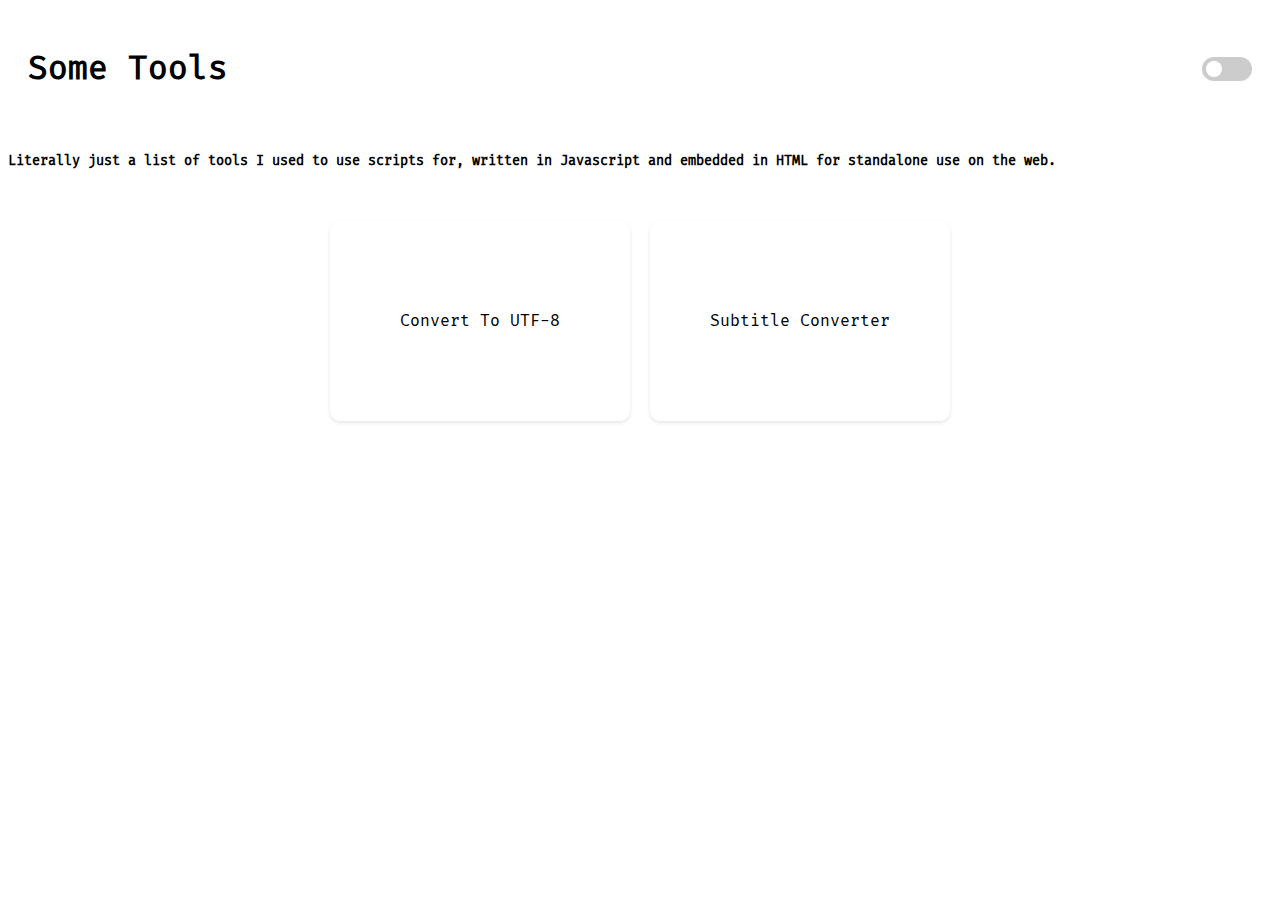
<file: index.html>
<!DOCTYPE html>
<html>
<head>
  <title>Some Tools</title>
  <link rel="stylesheet" type="text/css" href="styles.css">
  <link rel="icon" href="assets/tools.png" type="image/png">
  <script src="script.js"></script>  
</head>
<body>
  <header>
    <div class="header-content">
      <h1>Some Tools</h1>
      <div class="theme-toggle">
        <label class="theme-switch" for="theme-checkbox">
          <input type="checkbox" id="theme-checkbox">
          <span class="slider round"></span>
        </label>
      </div>
    </div>
  </header>
  <main>
    <h5>Literally just a list of tools I used to use scripts for, written in Javascript and embedded in HTML for standalone use on the web.</h5>
    <div class="card-container">
      <!-- Cards will be dynamically generated here -->
    </div>
  </main>
</body>
</html>
</file>
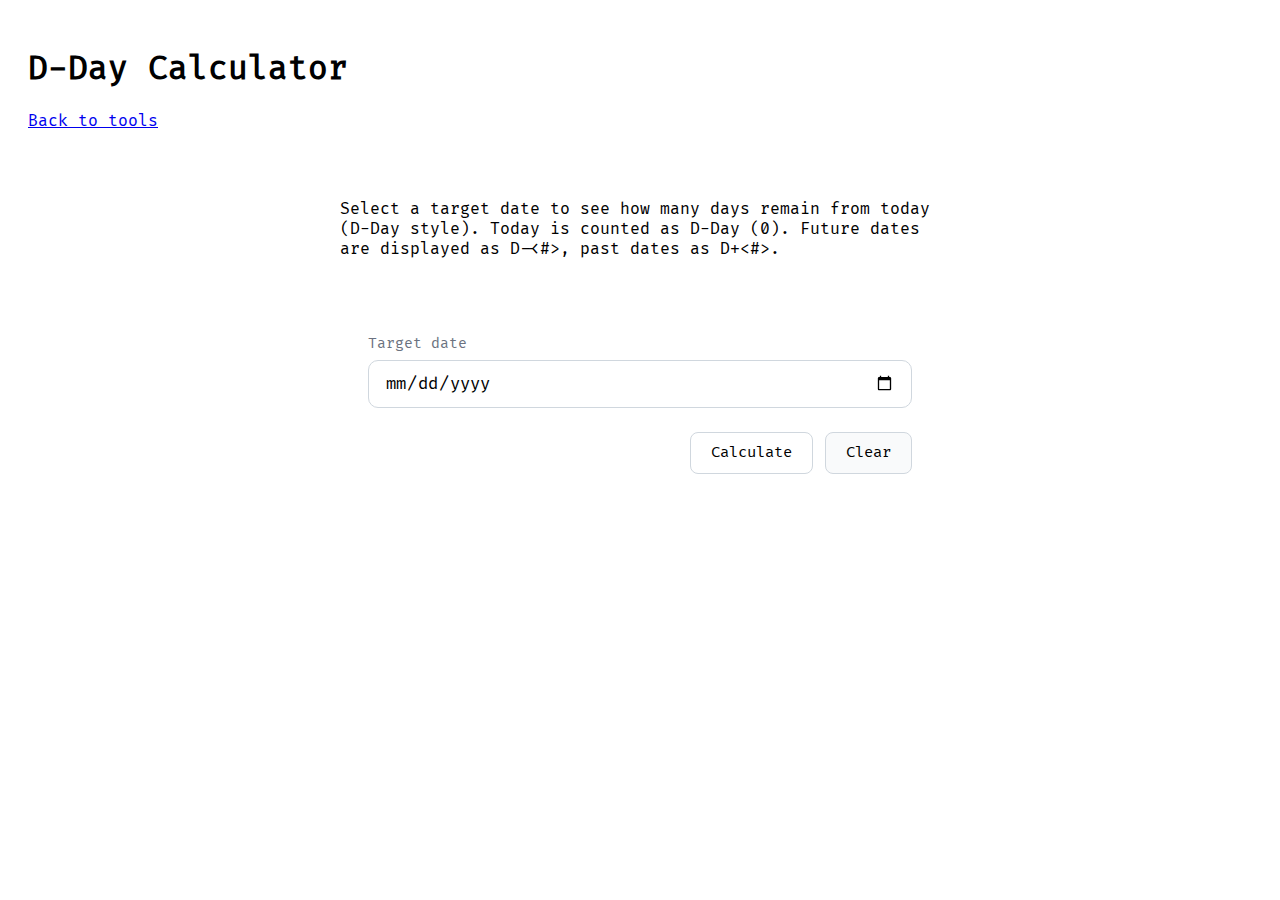
<file: html/D-Day Calculator/index.html>
<!DOCTYPE html>
<html lang="en">
<head>
  <meta charset="UTF-8">
  <meta name="viewport" content="width=device-width, initial-scale=1.0">
  <title>D-Day Calculator</title>
  <link rel="stylesheet" href="../../styles.css">
  <link rel="stylesheet" href="styles.css">
  <script src="script.js" defer></script>
</head>
<body class="tool-page">
  <header class="tool-header">
    <h1>D-Day Calculator</h1>
    <div class="tool-header__actions">
      <a class="tool-back-link" href="../../index.html">Back to tools</a>
    </div>
  </header>

  <main class="tool-main">
    <section class="tool-copy">
      <p>Select a target date to see how many days remain from today (D-Day style). Today is counted as D-Day (0). Future dates are displayed as D-<#>, past dates as D+<#>.</p>
    </section>

    <section class="calculator surface-card" aria-label="D-Day date calculator">
      <div class="field">
        <label for="targetDate">Target date</label>
        <input id="targetDate" type="date" autocomplete="off">
      </div>
      <div class="actions">
        <button id="calculateButton" class="button" type="button">Calculate</button>
        <button id="clearButton" class="button button--secondary" type="button">Clear</button>
      </div>
    </section>

    <section id="resultCard" class="result surface-card" hidden>
      <p id="resultHeading" class="result-heading"></p>
      <p id="resultDetails" class="result-details"></p>
    </section>

    <section id="status" class="status" aria-live="polite"></section>
  </main>
</body>
</html>
</file>
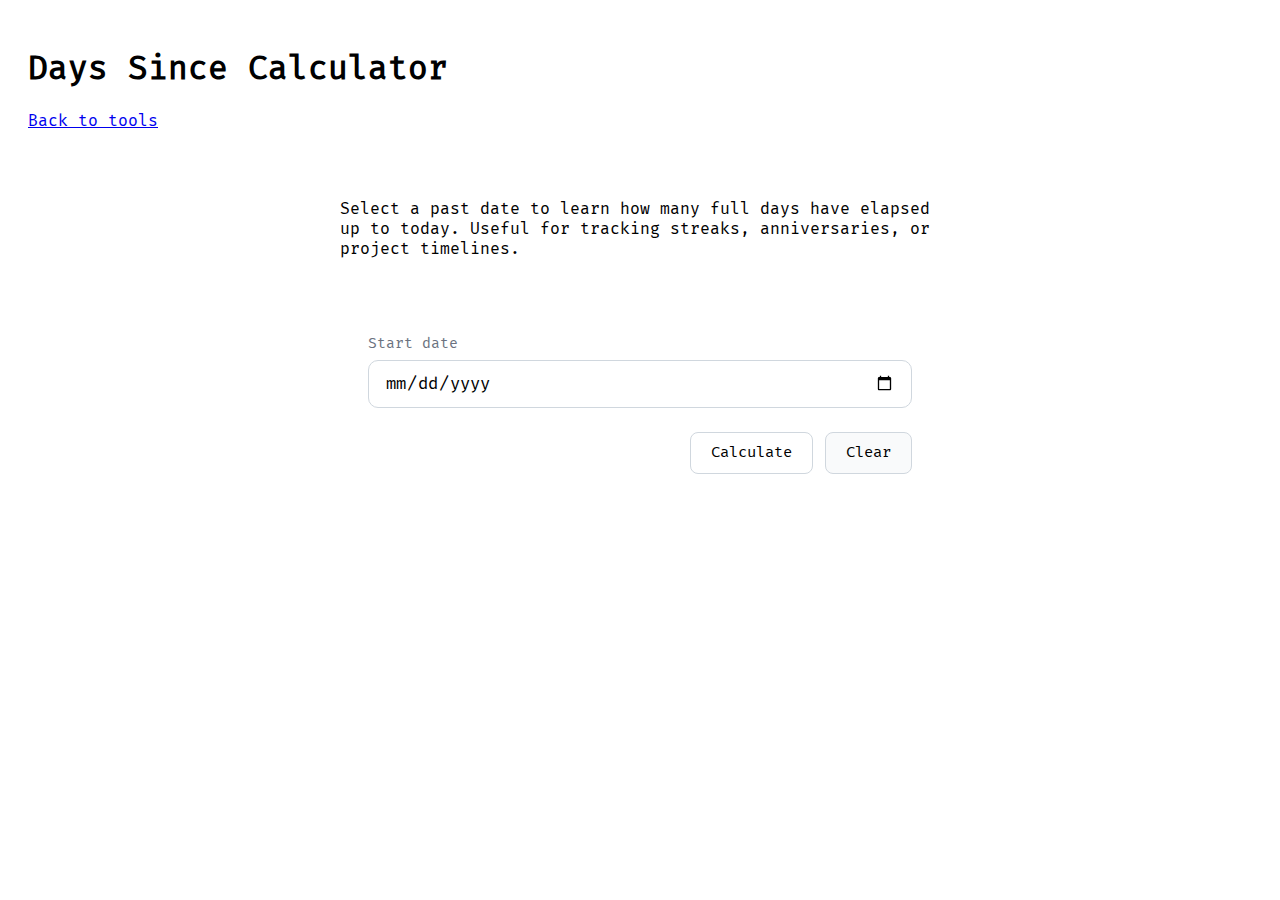
<file: html/Days Since Calculator/index.html>
<!DOCTYPE html>
<html lang="en">
<head>
  <meta charset="UTF-8">
  <meta name="viewport" content="width=device-width, initial-scale=1.0">
  <title>Days Since Calculator</title>
  <link rel="stylesheet" href="../../styles.css">
  <link rel="stylesheet" href="styles.css">
  <script src="script.js" defer></script>
</head>
<body class="tool-page">
  <header class="tool-header">
    <h1>Days Since Calculator</h1>
    <div class="tool-header__actions">
      <a class="tool-back-link" href="../../index.html">Back to tools</a>
    </div>
  </header>

  <main class="tool-main">
    <section class="tool-copy">
      <p>Select a past date to learn how many full days have elapsed up to today. Useful for tracking streaks, anniversaries, or project timelines.</p>
    </section>

    <section class="calculator surface-card" aria-label="Days since calculator">
      <div class="field">
        <label for="startDate">Start date</label>
        <input id="startDate" type="date" autocomplete="off">
      </div>
      <div class="actions">
        <button id="calculateButton" class="button" type="button">Calculate</button>
        <button id="clearButton" class="button button--secondary" type="button">Clear</button>
      </div>
    </section>

    <section id="resultCard" class="result surface-card" hidden>
      <p id="resultHeading" class="result-heading"></p>
      <p id="resultDetails" class="result-details"></p>
    </section>

    <section id="status" class="status" aria-live="polite"></section>
  </main>
</body>
</html>
</file>
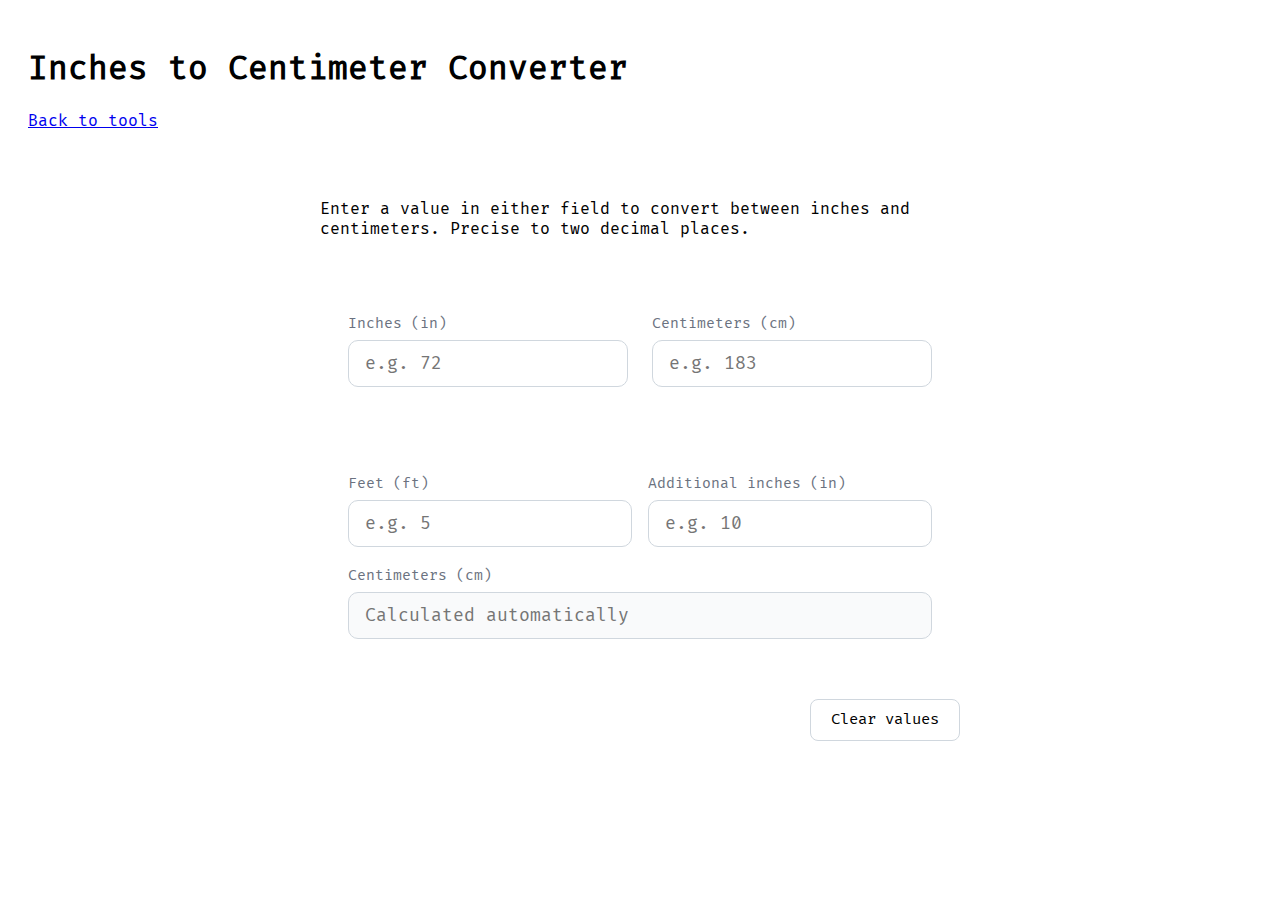
<file: html/Inches to Cm Converter/index.html>
<!DOCTYPE html>
<html lang="en">
<head>
  <meta charset="UTF-8">
  <meta name="viewport" content="width=device-width, initial-scale=1.0">
  <title>Inches to Centimeter Converter</title>
  <link rel="stylesheet" href="../../styles.css">
  <link rel="stylesheet" href="styles.css">
  <script src="script.js" defer></script>
</head>
<body class="tool-page">
  <header class="tool-header">
    <h1>Inches to Centimeter Converter</h1>
    <div class="tool-header__actions">
      <a class="tool-back-link" href="../../index.html">Back to tools</a>
    </div>
  </header>

  <main class="tool-main">
    <section class="tool-copy">
      <p>Enter a value in either field to convert between inches and centimeters. Precise to two decimal places.</p>
    </section>

    <section class="converter surface-card" aria-label="Inches and centimeters converter">
      <div class="field">
        <label for="inchesInput">Inches (in)</label>
        <input id="inchesInput" type="number" inputmode="decimal" autocomplete="off" placeholder="e.g. 72">
      </div>
      <div class="field">
        <label for="centimetersInput">Centimeters (cm)</label>
        <input id="centimetersInput" type="number" inputmode="decimal" autocomplete="off" placeholder="e.g. 183">
      </div>
    </section>

    <section class="converter converter--feet surface-card" aria-label="Feet and inches to centimeters converter">
      <div class="field-group">
        <div class="field">
          <label for="feetInput">Feet (ft)</label>
          <input id="feetInput" type="number" inputmode="decimal" autocomplete="off" placeholder="e.g. 5">
        </div>
        <div class="field">
          <label for="remainingInchesInput">Additional inches (in)</label>
          <input id="remainingInchesInput" type="number" inputmode="decimal" autocomplete="off" placeholder="e.g. 10">
        </div>
      </div>
      <div class="field">
        <label for="heightCentimetersInput">Centimeters (cm)</label>
        <input id="heightCentimetersInput" type="number" inputmode="decimal" autocomplete="off" placeholder="Calculated automatically" readonly>
      </div>
    </section>

    <section class="controls">
      <button id="clearButton" class="button" type="button">Clear values</button>
    </section>

    <section id="status" class="status" aria-live="polite"></section>
  </main>
</body>
</html>
</file>
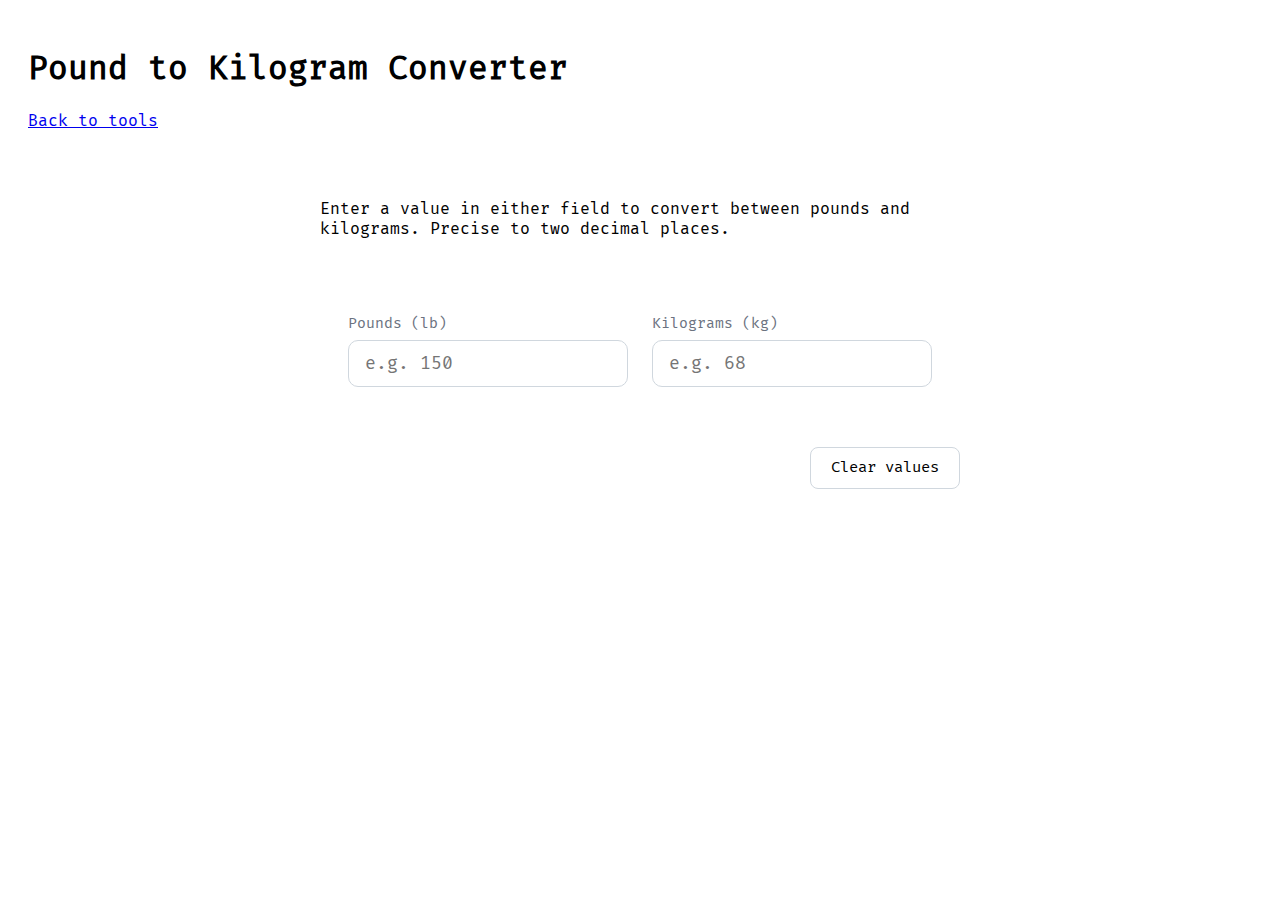
<file: html/Pound to Kg Converter/index.html>
<!DOCTYPE html>
<html lang="en">
<head>
  <meta charset="UTF-8">
  <meta name="viewport" content="width=device-width, initial-scale=1.0">
  <title>Pound to Kilogram Converter</title>
  <link rel="stylesheet" href="../../styles.css">
  <link rel="stylesheet" href="styles.css">
  <script src="script.js" defer></script>
</head>
<body class="tool-page">
  <header class="tool-header">
    <h1>Pound to Kilogram Converter</h1>
    <div class="tool-header__actions">
      <a class="tool-back-link" href="../../index.html">Back to tools</a>
    </div>
  </header>

  <main class="tool-main">
    <section class="tool-copy">
      <p>Enter a value in either field to convert between pounds and kilograms. Precise to two decimal places.</p>
    </section>

    <section class="converter surface-card" aria-label="Pound and kilogram converter">
      <div class="field">
        <label for="poundsInput">Pounds (lb)</label>
        <input id="poundsInput" type="number" inputmode="decimal" autocomplete="off" placeholder="e.g. 150">
      </div>
      <div class="field">
        <label for="kilogramsInput">Kilograms (kg)</label>
        <input id="kilogramsInput" type="number" inputmode="decimal" autocomplete="off" placeholder="e.g. 68">
      </div>
    </section>

    <section class="controls">
      <button id="clearButton" class="button" type="button">Clear values</button>
    </section>

    <section id="status" class="status" aria-live="polite"></section>
  </main>
</body>
</html>
</file>
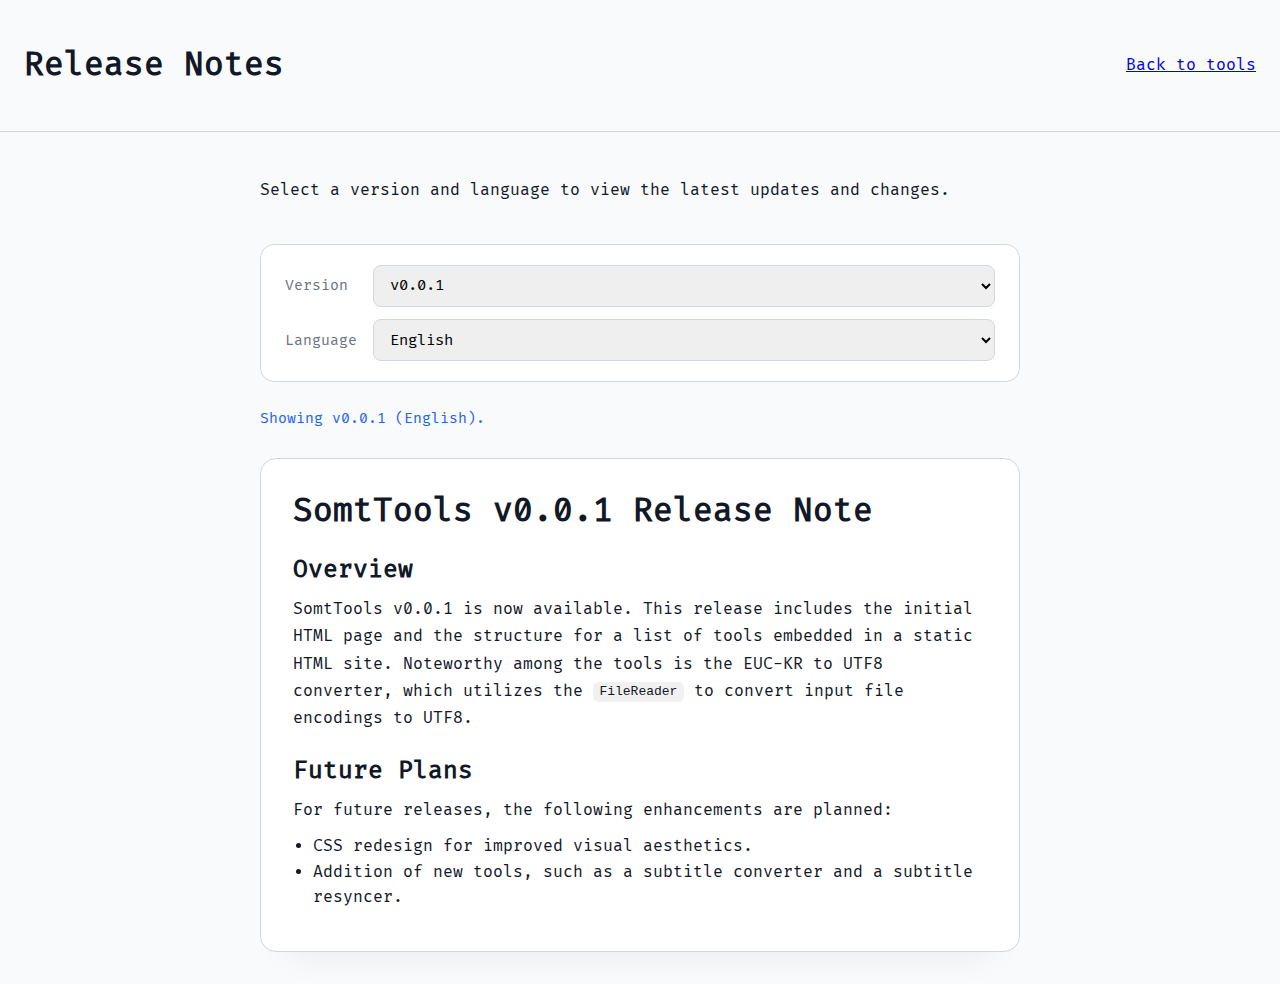
<file: html/Release Notes/index.html>
<!DOCTYPE html>
<html lang="en">
<head>
  <meta charset="UTF-8">
  <meta name="viewport" content="width=device-width, initial-scale=1.0">
  <title>Release Notes</title>
  <link rel="stylesheet" href="../../styles.css">
  <link rel="stylesheet" href="styles.css">
  <script src="script.js" defer></script>
</head>
<body class="tool-page">
  <header class="tool-header">
    <h1>Release Notes</h1>
    <div class="tool-header__actions">
      <a class="tool-back-link" href="../../index.html">Back to tools</a>
    </div>
  </header>

  <main class="tool-main">
    <section class="tool-copy">
      <p>Select a version and language to view the latest updates and changes.</p>
    </section>

    <section class="controls surface-card">
      <label for="versionSelect">Version</label>
      <select id="versionSelect"></select>

      <label for="languageSelect">Language</label>
      <select id="languageSelect">
        <option value="en">English</option>
        <option value="ko">한국어</option>
      </select>
    </section>

    <section id="status" class="status" aria-live="polite"></section>

    <section class="notes surface-card">
      <article id="notesContent" class="notes__content" aria-live="polite"></article>
    </section>
  </main>

  <script src="script.js"></script>
</body>
</html>
</file>
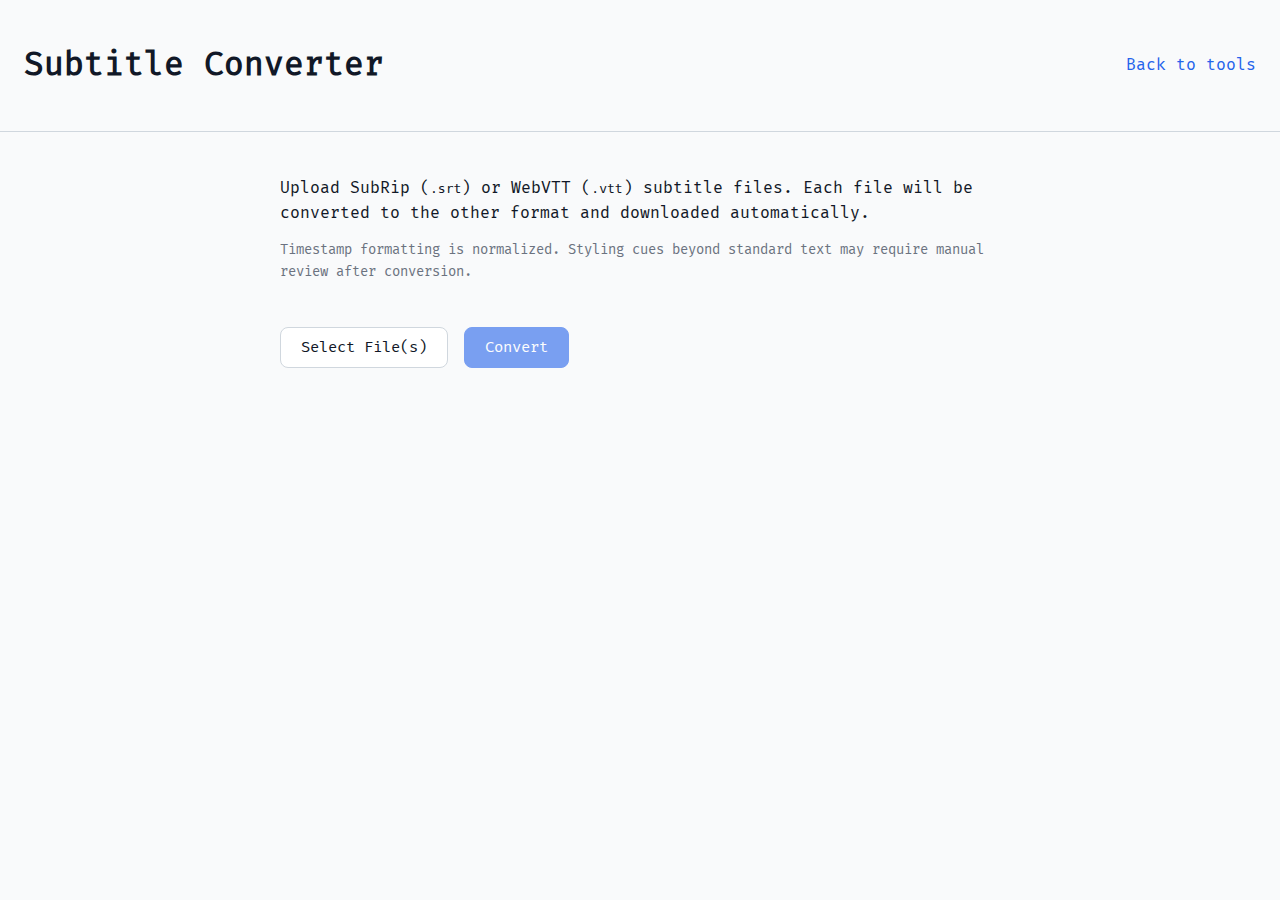
<file: html/Subtitle Converter/index.html>
<!DOCTYPE html>
<html lang="en">
<head>
  <meta charset="UTF-8">
  <meta name="viewport" content="width=device-width, initial-scale=1.0">
  <title>Subtitle Converter</title>
  <link rel="stylesheet" href="../../styles.css">
  <link rel="stylesheet" href="styles.css">
</head>
<body class="tool-page">
  <header class="tool-header">
    <h1>Subtitle Converter</h1>
    <a class="tool-link" href="../../index.html">Back to tools</a>
  </header>

  <main class="tool-main">
    <section class="intro">
      <p>Upload SubRip (<code>.srt</code>) or WebVTT (<code>.vtt</code>) subtitle files. Each file will be converted to the other format and downloaded automatically.</p>
      <p class="note">Timestamp formatting is normalized. Styling cues beyond standard text may require manual review after conversion.</p>
    </section>

    <section class="controls">
      <input type="file" id="fileInput" accept=".srt,.vtt" multiple hidden>
      <label class="button" for="fileInput">Select File(s)</label>
      <button id="convertButton" class="button button--primary" disabled>Convert</button>
    </section>

    <section id="selection" class="selection" hidden>
      <h2>Selected files</h2>
      <ul id="selectionList"></ul>
    </section>

    <section id="results" class="results" hidden>
      <h2>Conversion results</h2>
      <ul id="resultsList"></ul>
    </section>
  </main>

  <script src="script.js"></script>
</body>
</html>
</file>
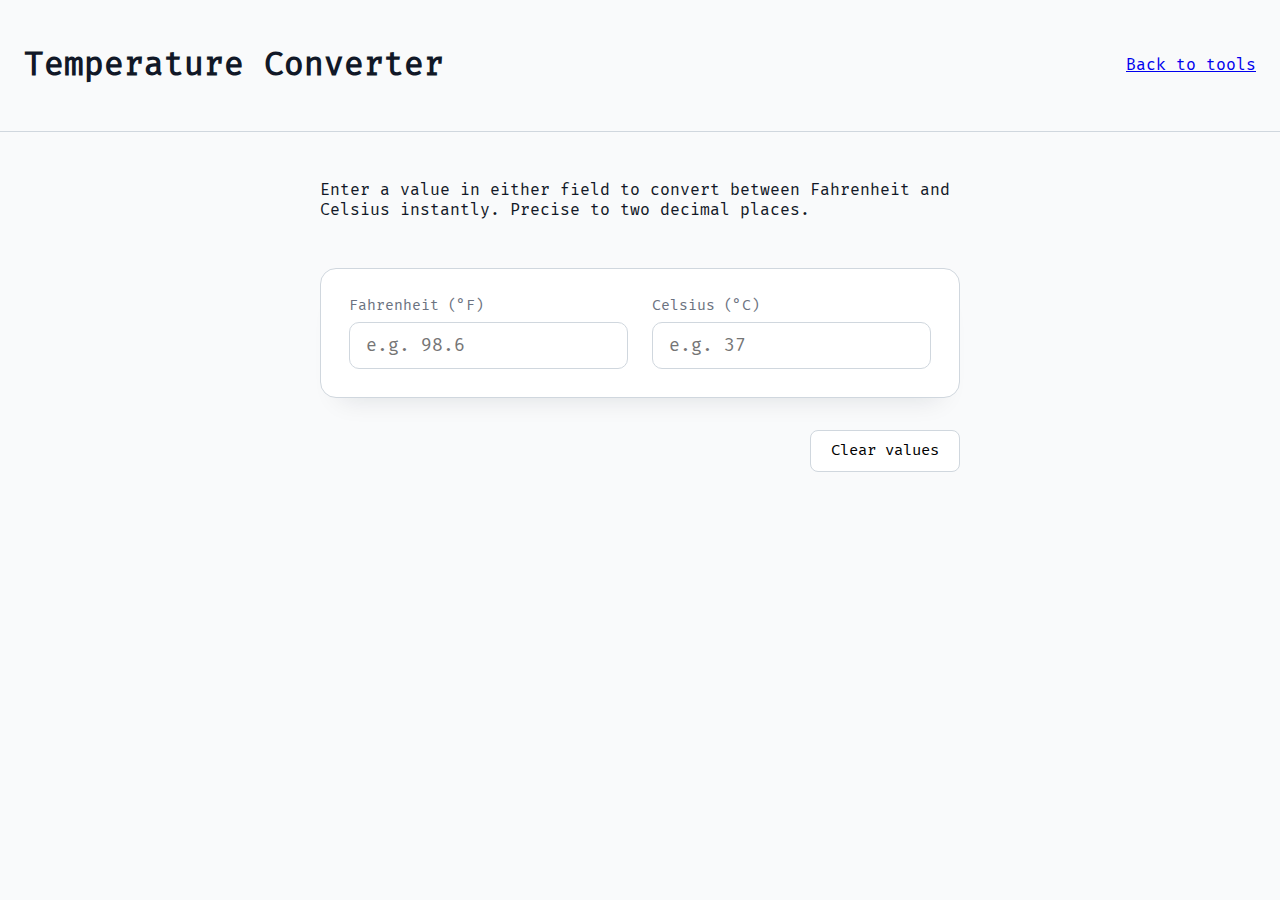
<file: html/Temperature Converter/index.html>
<!DOCTYPE html>
<html lang="en">
<head>
  <meta charset="UTF-8">
  <meta name="viewport" content="width=device-width, initial-scale=1.0">
  <title>Temperature Converter</title>
  <link rel="stylesheet" href="../../styles.css">
  <link rel="stylesheet" href="styles.css">
  <script src="script.js" defer></script>
</head>
<body class="tool-page">
  <header class="tool-header">
    <h1>Temperature Converter</h1>
    <div class="tool-header__actions">
      <a class="tool-back-link" href="../../index.html">Back to tools</a>
    </div>
  </header>

  <main class="tool-main">
    <section class="tool-copy">
      <p>Enter a value in either field to convert between Fahrenheit and Celsius instantly. Precise to two decimal places.</p>
    </section>

    <section class="converter surface-card">
      <div class="field">
        <label for="fahrenheitInput">Fahrenheit (°F)</label>
        <input id="fahrenheitInput" type="number" inputmode="decimal" autocomplete="off" placeholder="e.g. 98.6">
      </div>
      <div class="field">
        <label for="celsiusInput">Celsius (°C)</label>
        <input id="celsiusInput" type="number" inputmode="decimal" autocomplete="off" placeholder="e.g. 37">
      </div>
    </section>

    <section class="controls">
      <button id="clearButton" class="button" type="button">Clear values</button>
    </section>

    <section id="status" class="status" aria-live="polite"></section>
  </main>

  <script src="script.js"></script>
</body>
</html>
</file>
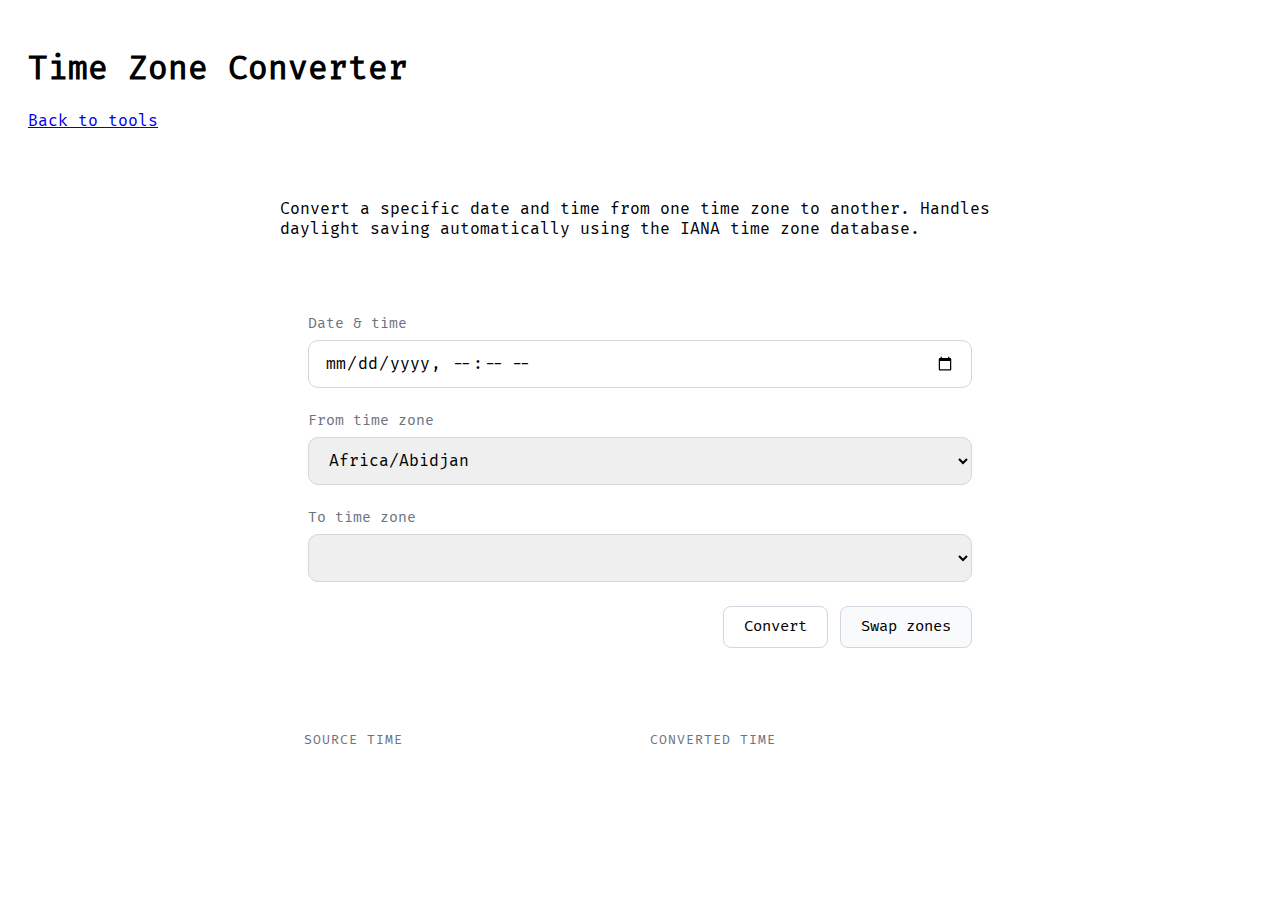
<file: html/Time Zone Converter/index.html>
<!DOCTYPE html>
<html lang="en">
<head>
  <meta charset="UTF-8">
  <meta name="viewport" content="width=device-width, initial-scale=1.0">
  <title>Time Zone Converter</title>
  <link rel="stylesheet" href="../../styles.css">
  <link rel="stylesheet" href="styles.css">
  <script src="script.js" defer></script>
</head>
<body class="tool-page">
  <header class="tool-header">
    <h1>Time Zone Converter</h1>
    <div class="tool-header__actions">
      <a class="tool-back-link" href="../../index.html">Back to tools</a>
    </div>
  </header>

  <main class="tool-main">
    <section class="tool-copy">
      <p>Convert a specific date and time from one time zone to another. Handles daylight saving automatically using the IANA time zone database.</p>
    </section>

    <section class="converter surface-card" aria-label="Time zone conversion form">
      <div class="field">
        <label for="dateTimeInput">Date &amp; time</label>
        <input id="dateTimeInput" type="datetime-local" autocomplete="off">
      </div>
      <div class="field">
        <label for="sourceTimeZone">From time zone</label>
        <select id="sourceTimeZone"></select>
      </div>
      <div class="field">
        <label for="targetTimeZone">To time zone</label>
        <select id="targetTimeZone"></select>
      </div>
      <div class="actions">
        <button id="convertButton" class="button" type="button">Convert</button>
        <button id="swapButton" class="button button--secondary" type="button">Swap zones</button>
      </div>
    </section>

    <section id="resultCard" class="result surface-card" hidden>
      <dl class="result-grid">
        <div>
          <dt>Source time</dt>
          <dd id="sourceSummary"></dd>
        </div>
        <div>
          <dt>Converted time</dt>
          <dd id="targetSummary"></dd>
        </div>
      </dl>
    </section>

    <section id="status" class="status" aria-live="polite"></section>
  </main>
</body>
</html>
</file>
<file: styles.css>
body {
  background-color: var(--background-color);
  color: var(--text-color);
  transition: background-color 0.3s ease, color 0.3s ease;
}

header {
  background-color: var(--header-background-color);
  padding: 20px;
}

.header-content {
  display: flex;
  justify-content: space-between;
  align-items: center;
}

.theme-toggle {
  display: flex;
  align-items: center;
}

.theme-switch {
  position: relative;
  display: inline-block;
  width: 50px;
  height: 24px;
}

.theme-switch input {
  opacity: 0;
  width: 0;
  height: 0;
}

.slider {
  position: absolute;
  cursor: pointer;
  top: 0;
  left: 0;
  right: 0;
  bottom: 0;
  background-color: #ccc;
  transition: 0.4s;
  border-radius: 34px;
}

.slider:before {
  position: absolute;
  content: "";
  height: 16px;
  width: 16px;
  left: 4px;
  bottom: 4px;
  background-color: white;
  transition: 0.4s;
  border-radius: 50%;
}

input:checked+.slider {
  background-color: #2196F3;
}

input:checked+.slider:before {
  transform: translateX(26px);
}

.slider.round {
  border-radius: 34px;
}

.main {
  padding: 20px;
  text-align: center;
}

.card {
  width: 300px;
  height: 200px;
  background-color: var(--card-background-color);
  border-radius: 10px;
  box-shadow: 0 2px 4px rgba(0, 0, 0, 0.1);
  margin: 10px;
  display: flex;
  align-items: center;
  justify-content: center;
  cursor: pointer;
  transition: transform 0.3s ease;
}

.card:hover {
  transform: scale(1.05);
}

.card-container {
  display: flex;
  flex-wrap: wrap;
  justify-content: center;
  padding: 20px;
}

.dark-theme {
  --background-color: #333;
  --text-color: #fff;
  --header-background-color: #222;
  --card-background-color: #444;
}

.light-theme {
  --background-color: #fff;
  --text-color: #333;
  --header-background-color: #f2f2f2;
  --card-background-color: #f8f8f8;
}

@font-face {
  font-family: 'Fira Code';
  src: url('fonts/FiraCode-Regular.ttf') format('truetype');
  /* Add additional font formats if necessary */
}

body {
  font-family: 'Fira Code', monospace;
  font-variant-ligatures: common-ligatures; /* or use 'contextual' */
}
</file>
<file: html/D-Day Calculator/styles.css>
.tool-main {
  padding: 2rem;
  max-width: 600px;
  margin: 0 auto;
  display: grid;
  gap: 2rem;
}

.tool-copy {
  display: flex;
  flex-direction: column;
  gap: 0.75rem;
}

.calculator {
  display: grid;
  gap: 1.5rem;
  padding: 1.75rem;
}

.field {
  display: flex;
  flex-direction: column;
  gap: 0.5rem;
}

.field label {
  font-size: 0.9rem;
  color: #6b7280;
}

.field input {
  border-radius: 10px;
  border: 1px solid #d0d7de;
  padding: 0.75rem 1rem;
  font-size: 1.05rem;
  font-family: inherit;
  transition: border-color 0.2s ease, box-shadow 0.2s ease;
}

.field input:focus {
  outline: none;
  border-color: #2563eb;
  box-shadow: 0 0 0 3px rgba(37, 99, 235, 0.15);
}

.actions {
  display: flex;
  gap: 0.75rem;
  justify-content: flex-end;
}

.button {
  padding: 0.65rem 1.25rem;
  border-radius: 8px;
  border: 1px solid #d0d7de;
  background-color: #fff;
  cursor: pointer;
  font-family: inherit;
  font-size: 0.95rem;
  transition: background-color 0.2s ease, border-color 0.2s ease;
}

.button:hover,
.button:focus-visible {
  border-color: #2563eb;
  background-color: #f3f4f6;
}

.button--secondary {
  background-color: #f9fafb;
}

.result {
  padding: 1.5rem;
  display: grid;
  gap: 0.75rem;
}

.result-heading {
  margin: 0;
  font-size: 1.5rem;
  font-weight: 600;
}

.result-details {
  margin: 0;
  font-size: 1rem;
  color: #374151;
}

.status {
  min-height: 1.25rem;
  font-size: 0.9rem;
  color: #6b7280;
}

.status--active {
  color: #2563eb;
}

.status--error {
  color: #dc2626;
}
</file>
<file: html/Days Since Calculator/styles.css>
.tool-main {
  padding: 2rem;
  max-width: 600px;
  margin: 0 auto;
  display: grid;
  gap: 2rem;
}

.tool-copy {
  display: flex;
  flex-direction: column;
  gap: 0.75rem;
}

.calculator {
  display: grid;
  gap: 1.5rem;
  padding: 1.75rem;
}

.field {
  display: flex;
  flex-direction: column;
  gap: 0.5rem;
}

.field label {
  font-size: 0.9rem;
  color: #6b7280;
}

.field input {
  border-radius: 10px;
  border: 1px solid #d0d7de;
  padding: 0.75rem 1rem;
  font-size: 1.05rem;
  font-family: inherit;
  transition: border-color 0.2s ease, box-shadow 0.2s ease;
}

.field input:focus {
  outline: none;
  border-color: #2563eb;
  box-shadow: 0 0 0 3px rgba(37, 99, 235, 0.15);
}

.actions {
  display: flex;
  gap: 0.75rem;
  justify-content: flex-end;
}

.button {
  padding: 0.65rem 1.25rem;
  border-radius: 8px;
  border: 1px solid #d0d7de;
  background-color: #fff;
  cursor: pointer;
  font-family: inherit;
  font-size: 0.95rem;
  transition: background-color 0.2s ease, border-color 0.2s ease;
}

.button:hover,
.button:focus-visible {
  border-color: #2563eb;
  background-color: #f3f4f6;
}

.button--secondary {
  background-color: #f9fafb;
}

.result {
  padding: 1.5rem;
  display: grid;
  gap: 0.75rem;
}

.result-heading {
  margin: 0;
  font-size: 1.5rem;
  font-weight: 600;
}

.result-details {
  margin: 0;
  font-size: 1rem;
  color: #374151;
}

.status {
  min-height: 1.25rem;
  font-size: 0.9rem;
  color: #6b7280;
}

.status--active {
  color: #2563eb;
}

.status--error {
  color: #dc2626;
}
</file>
<file: html/Inches to Cm Converter/styles.css>
.tool-main {
  padding: 2rem;
  max-width: 640px;
  margin: 0 auto;
  display: grid;
  gap: 2rem;
}

.tool-copy {
  display: flex;
  flex-direction: column;
  gap: 0.75rem;
}

.converter {
  display: grid;
  grid-template-columns: repeat(auto-fit, minmax(220px, 1fr));
  gap: 1.5rem;
  padding: 1.75rem;
}

.converter--feet {
  grid-template-columns: 1fr;
  gap: 1.25rem;
}

.field-group {
  display: grid;
  grid-template-columns: repeat(auto-fit, minmax(160px, 1fr));
  gap: 1rem;
}

.field {
  display: flex;
  flex-direction: column;
  gap: 0.5rem;
}

.field label {
  font-size: 0.9rem;
  color: #6b7280;
}

.field input {
  border-radius: 10px;
  border: 1px solid #d0d7de;
  padding: 0.75rem 1rem;
  font-size: 1.1rem;
  font-family: inherit;
  transition: border-color 0.2s ease, box-shadow 0.2s ease;
}

.field input[readonly] {
  background-color: #f9fafb;
  color: #6b7280;
}

.field input:focus {
  outline: none;
  border-color: #2563eb;
  box-shadow: 0 0 0 3px rgba(37, 99, 235, 0.15);
}

.controls {
  display: flex;
  justify-content: flex-end;
}

.button {
  padding: 0.65rem 1.25rem;
  border-radius: 8px;
  border: 1px solid #d0d7de;
  background-color: #fff;
  cursor: pointer;
  font-family: inherit;
  font-size: 0.95rem;
  transition: background-color 0.2s ease, border-color 0.2s ease;
}

.button:hover,
.button:focus-visible {
  border-color: #2563eb;
  background-color: #f3f4f6;
}

.status {
  min-height: 1.25rem;
  font-size: 0.9rem;
  color: #6b7280;
}

.status--active {
  color: #2563eb;
}

.status--error {
  color: #dc2626;
}
</file>
<file: html/Pound to Kg Converter/styles.css>
.tool-main {
  padding: 2rem;
  max-width: 640px;
  margin: 0 auto;
  display: grid;
  gap: 2rem;
}

.tool-copy {
  display: flex;
  flex-direction: column;
  gap: 0.75rem;
}

.converter {
  display: grid;
  grid-template-columns: repeat(auto-fit, minmax(220px, 1fr));
  gap: 1.5rem;
  padding: 1.75rem;
}

.field {
  display: flex;
  flex-direction: column;
  gap: 0.5rem;
}

.field label {
  font-size: 0.9rem;
  color: #6b7280;
}

.field input {
  border-radius: 10px;
  border: 1px solid #d0d7de;
  padding: 0.75rem 1rem;
  font-size: 1.1rem;
  font-family: inherit;
  transition: border-color 0.2s ease, box-shadow 0.2s ease;
}

.field input:focus {
  outline: none;
  border-color: #2563eb;
  box-shadow: 0 0 0 3px rgba(37, 99, 235, 0.15);
}

.controls {
  display: flex;
  justify-content: flex-end;
}

.button {
  padding: 0.65rem 1.25rem;
  border-radius: 8px;
  border: 1px solid #d0d7de;
  background-color: #fff;
  cursor: pointer;
  font-family: inherit;
  font-size: 0.95rem;
  transition: background-color 0.2s ease, border-color 0.2s ease;
}

.button:hover,
.button:focus-visible {
  border-color: #2563eb;
  background-color: #f3f4f6;
}

.status {
  min-height: 1.25rem;
  font-size: 0.9rem;
  color: #6b7280;
}

.status--active {
  color: #2563eb;
}

.status--error {
  color: #dc2626;
}
</file>
<file: html/Release Notes/styles.css>
:root {
  --tool-bg: #f9fafb;
  --tool-border: #d0d7de;
  --tool-text: #111827;
  --tool-muted: #6b7280;
  --tool-primary: #2563eb;
  --tool-shadow: rgba(15, 23, 42, 0.08);
}

body.tool-page {
  font-family: 'Fira Code', monospace;
  margin: 0;
  background-color: var(--tool-bg);
  color: var(--tool-text);
}

.tool-header {
  display: flex;
  justify-content: space-between;
  align-items: center;
  padding: 1.5rem;
  border-bottom: 1px solid var(--tool-border);
}

.tool-main {
  padding: 2rem;
  max-width: 760px;
  margin: 0 auto;
  display: flex;
  flex-direction: column;
  gap: 1.75rem;
}

.tool-link {
  color: var(--tool-primary);
  text-decoration: none;
}

.tool-link:hover,
.tool-link:focus {
  text-decoration: underline;
}

.controls {
  display: grid;
  grid-template-columns: max-content 1fr;
  gap: 0.75rem 1rem;
  align-items: center;
  background-color: #fff;
  border: 1px solid var(--tool-border);
  border-radius: 14px;
  padding: 1.25rem 1.5rem;
}

.controls label {
  font-size: 0.9rem;
  color: var(--tool-muted);
}

.controls select {
  border-radius: 8px;
  border: 1px solid var(--tool-border);
  padding: 0.6rem 0.75rem;
  font-family: inherit;
  font-size: 0.95rem;
  transition: border-color 0.2s ease, box-shadow 0.2s ease;
}

.controls select:focus {
  outline: none;
  border-color: var(--tool-primary);
  box-shadow: 0 0 0 3px rgba(37, 99, 235, 0.15);
}

.status {
  min-height: 1.25rem;
  color: var(--tool-muted);
  font-size: 0.9rem;
}

.status--active {
  color: var(--tool-primary);
}

.status--error {
  color: #dc2626;
}

.notes {
  background-color: #fff;
  border: 1px solid var(--tool-border);
  border-radius: 16px;
  padding: 2rem;
  box-shadow: 0 30px 35px -30px var(--tool-shadow);
  min-height: 220px;
}

.notes__content h1,
.notes__content h2,
.notes__content h3 {
  margin-top: 1.5rem;
  margin-bottom: 0.75rem;
}

.notes__content h1:first-child,
.notes__content h2:first-child,
.notes__content h3:first-child {
  margin-top: 0;
}

.notes__content p {
  line-height: 1.7;
  margin: 0.6rem 0;
}

.notes__content ul {
  margin: 0.5rem 0 0.5rem 1.25rem;
  padding: 0;
  line-height: 1.6;
}

.notes__content pre {
  background-color: #111827;
  color: #f8fafc;
  padding: 1rem;
  border-radius: 10px;
  overflow: auto;
}

.notes__content code {
  background-color: rgba(15, 23, 42, 0.06);
  padding: 0.15rem 0.4rem;
  border-radius: 6px;
}

@font-face {
  font-family: 'Fira Code';
  src: url('../../fonts/FiraCode-Regular.ttf') format('truetype');
}
</file>
<file: html/Subtitle Converter/styles.css>
:root {
  --tool-bg: #f9fafb;
  --tool-border: #d0d7de;
  --tool-text: #111827;
  --tool-muted: #6b7280;
  --tool-primary: #2563eb;
  --tool-primary-hover: #1d4ed8;
  --tool-success: #059669;
  --tool-error: #dc2626;
}

body.tool-page {
  font-family: 'Fira Code', monospace;
  margin: 0;
  background-color: var(--tool-bg);
  color: var(--tool-text);
}

.tool-header {
  display: flex;
  justify-content: space-between;
  align-items: center;
  padding: 1.5rem;
  border-bottom: 1px solid var(--tool-border);
}

.tool-main {
  padding: 2rem;
  max-width: 720px;
  margin: 0 auto;
  display: flex;
  flex-direction: column;
  gap: 2rem;
}

.tool-link {
  color: var(--tool-primary);
  text-decoration: none;
}

.tool-link:hover,
.tool-link:focus {
  text-decoration: underline;
}

.intro p {
  margin: 0.75rem 0;
  line-height: 1.6;
}

.note {
  color: var(--tool-muted);
  font-size: 0.85rem;
}

.controls {
  display: flex;
  gap: 1rem;
  align-items: center;
}

.button {
  padding: 0.65rem 1.25rem;
  border-radius: 8px;
  border: 1px solid var(--tool-border);
  background-color: #fff;
  cursor: pointer;
  font-family: inherit;
  font-size: 0.95rem;
  transition: background-color 0.2s ease, border-color 0.2s ease;
}

.button[disabled] {
  cursor: not-allowed;
  opacity: 0.6;
}

.button:hover:not([disabled]),
.button:focus-visible:not([disabled]) {
  background-color: #f3f4f6;
  border-color: var(--tool-primary);
}

.button--primary {
  background-color: var(--tool-primary);
  border-color: var(--tool-primary);
  color: #fff;
}

.button--primary:hover:not([disabled]),
.button--primary:focus-visible:not([disabled]) {
  background-color: var(--tool-primary-hover);
}

.selection,
.results {
  background-color: #fff;
  border: 1px solid var(--tool-border);
  border-radius: 12px;
  padding: 1.5rem;
}

.selection h2,
.results h2 {
  margin-top: 0;
  margin-bottom: 1rem;
}

.selection ul,
.results ul {
  margin: 0;
  padding-left: 1.25rem;
  line-height: 1.7;
}

.results__success {
  color: var(--tool-success);
}

.results__error {
  color: var(--tool-error);
}

@font-face {
  font-family: 'Fira Code';
  src: url('../../fonts/FiraCode-Regular.ttf') format('truetype');
}
</file>
<file: html/Temperature Converter/styles.css>
body.tool-page {
  font-family: 'Fira Code', monospace;
  margin: 0;
  background-color: #f9fafb;
  color: #111827;
}

.tool-header {
  display: flex;
  justify-content: space-between;
  align-items: center;
  padding: 1.5rem;
  border-bottom: 1px solid #d0d7de;
}

.tool-main {
  padding: 2rem;
  max-width: 640px;
  margin: 0 auto;
  display: grid;
  gap: 2rem;
}

.intro p {
  margin: 0;
  line-height: 1.6;
}

.converter {
  display: grid;
  grid-template-columns: repeat(auto-fit, minmax(220px, 1fr));
  gap: 1.5rem;
  background-color: #fff;
  border: 1px solid #d0d7de;
  border-radius: 16px;
  padding: 1.75rem;
  box-shadow: 0 20px 25px -20px rgba(15, 23, 42, 0.12);
}

.field {
  display: flex;
  flex-direction: column;
  gap: 0.5rem;
}

.field label {
  font-size: 0.9rem;
  color: #6b7280;
}

.field input {
  border-radius: 10px;
  border: 1px solid #d0d7de;
  padding: 0.75rem 1rem;
  font-size: 1.1rem;
  font-family: inherit;
  transition: border-color 0.2s ease, box-shadow 0.2s ease;
}

.field input:focus {
  outline: none;
  border-color: #2563eb;
  box-shadow: 0 0 0 3px rgba(37, 99, 235, 0.15);
}

.controls {
  display: flex;
  justify-content: flex-end;
}

.button {
  padding: 0.65rem 1.25rem;
  border-radius: 8px;
  border: 1px solid #d0d7de;
  background-color: #fff;
  cursor: pointer;
  font-family: inherit;
  font-size: 0.95rem;
  transition: background-color 0.2s ease, border-color 0.2s ease;
}

.button:hover,
.button:focus-visible {
  border-color: #2563eb;
  background-color: #f3f4f6;
}

.status {
  min-height: 1.25rem;
  font-size: 0.9rem;
  color: #6b7280;
}

.status--active {
  color: #2563eb;
}

.status--error {
  color: #dc2626;
}

@font-face {
  font-family: 'Fira Code';
  src: url('../../fonts/FiraCode-Regular.ttf') format('truetype');
}
</file>
<file: html/Time Zone Converter/styles.css>
.tool-main {
  padding: 2rem;
  max-width: 720px;
  margin: 0 auto;
  display: grid;
  gap: 2rem;
}

.tool-copy {
  display: flex;
  flex-direction: column;
  gap: 0.75rem;
}

.converter {
  display: grid;
  gap: 1.5rem;
  padding: 1.75rem;
}

.field {
  display: flex;
  flex-direction: column;
  gap: 0.5rem;
}

.field label {
  font-size: 0.9rem;
  color: #6b7280;
}

.field input,
.field select {
  border-radius: 10px;
  border: 1px solid #d0d7de;
  padding: 0.75rem 1rem;
  font-size: 1rem;
  font-family: inherit;
  transition: border-color 0.2s ease, box-shadow 0.2s ease;
}

.field input:focus,
.field select:focus {
  outline: none;
  border-color: #2563eb;
  box-shadow: 0 0 0 3px rgba(37, 99, 235, 0.15);
}

.actions {
  display: flex;
  gap: 0.75rem;
  justify-content: flex-end;
}

.button {
  padding: 0.65rem 1.25rem;
  border-radius: 8px;
  border: 1px solid #d0d7de;
  background-color: #fff;
  cursor: pointer;
  font-family: inherit;
  font-size: 0.95rem;
  transition: background-color 0.2s ease, border-color 0.2s ease;
}

.button:hover,
.button:focus-visible {
  border-color: #2563eb;
  background-color: #f3f4f6;
}

.button--secondary {
  background-color: #f9fafb;
}

.result {
  padding: 1.5rem;
  display: grid;
  gap: 1rem;
}

.result-grid {
  display: grid;
  grid-template-columns: repeat(auto-fit, minmax(200px, 1fr));
  gap: 1.25rem;
  margin: 0;
}

.result-grid dt {
  font-size: 0.8rem;
  text-transform: uppercase;
  letter-spacing: 0.08em;
  color: #6b7280;
  margin-bottom: 0.25rem;
}

.result-grid dd {
  margin: 0;
  font-size: 1rem;
  color: #111827;
}

.status {
  min-height: 1.25rem;
  font-size: 0.9rem;
  color: #6b7280;
}

.status--active {
  color: #2563eb;
}

.status--error {
  color: #dc2626;
}
</file>
